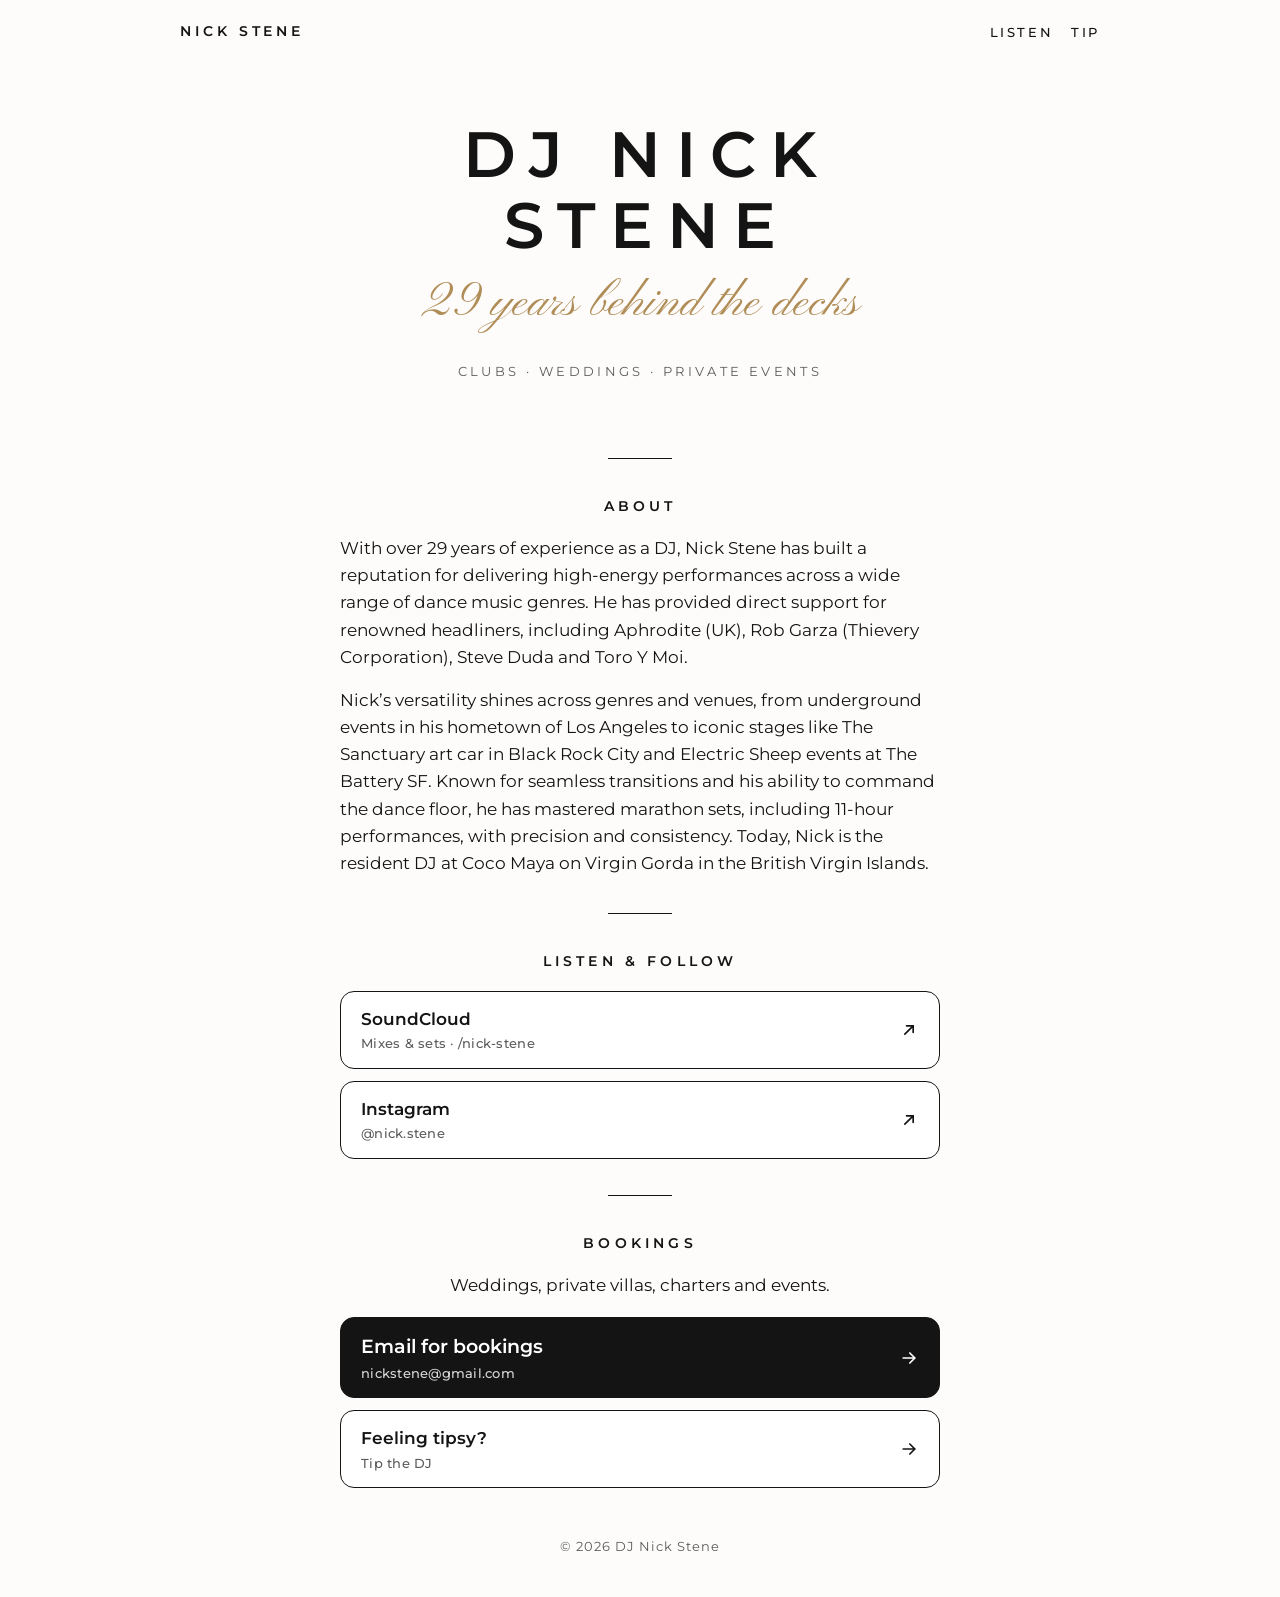
<file: index.html>
<!doctype html>
<html lang="en">
<head>
<meta charset="utf-8">
<meta name="viewport" content="width=device-width, initial-scale=1">
<title>DJ Nick Stene</title>
<meta name="description" content="DJ Nick Stene: 29 years of high-energy dance music for clubs, weddings and private events. Listen on SoundCloud and follow on Instagram.">
<meta property="og:title" content="DJ Nick Stene">
<meta property="og:description" content="29 years behind the decks. Clubs, weddings and private events.">
<meta property="og:url" content="https://djnickstene.com/">
<link rel="preconnect" href="https://fonts.googleapis.com">
<link rel="preconnect" href="https://fonts.gstatic.com" crossorigin>
<link rel="stylesheet" href="https://fonts.googleapis.com/css2?family=Montserrat:wght@400;500;600&family=Pinyon+Script&display=swap">
<link rel="stylesheet" href="/style.css">
</head>
<body>
<header class="top">
  <a class="brand" href="/">Nick Stene</a>
  <nav><a href="#listen">Listen</a><a href="/tip/">Tip</a></nav>
</header>

<main class="wrap">
  <section class="hero">
    <h1>DJ NICK STENE</h1>
    <span class="script"><span class="dj-years">29</span> years behind the decks</span>
    <p class="tag">Clubs · Weddings · Private events</p>
  </section>

  <hr class="rule">

  <section class="bio" aria-labelledby="about">
    <h2 id="about">About</h2>
    <p>With over <span class="dj-years">29</span> years of experience as a DJ, Nick Stene has built a reputation for delivering high-energy performances across a wide range of dance music genres. He has provided direct support for renowned headliners, including Aphrodite (UK), Rob Garza (Thievery Corporation), Steve Duda and Toro Y Moi.</p>
    <p>Nick’s versatility shines across genres and venues, from underground events in his hometown of Los Angeles to iconic stages like The Sanctuary art car in Black Rock City and Electric Sheep events at The Battery SF. Known for seamless transitions and his ability to command the dance floor, he has mastered marathon sets, including 11-hour performances, with precision and consistency. Today, Nick is the resident DJ at Coco Maya on Virgin Gorda in the British Virgin Islands.</p>
  </section>

  <hr class="rule">

  <section id="listen" aria-labelledby="listen-h">
    <h2 id="listen-h">Listen &amp; follow</h2>
    <div class="stack">
      <a class="btn" href="https://soundcloud.com/nick-stene">
        <span>SoundCloud<small>Mixes &amp; sets · /nick-stene</small></span>
        <svg class="arrow" viewBox="0 0 24 24" fill="none" stroke="currentColor" stroke-width="2" stroke-linecap="round" aria-hidden="true"><path d="M7 17 17 7M9 7h8v8"/></svg>
      </a>
      <a class="btn" href="https://www.instagram.com/nick.stene/">
        <span>Instagram<small>@nick.stene</small></span>
        <svg class="arrow" viewBox="0 0 24 24" fill="none" stroke="currentColor" stroke-width="2" stroke-linecap="round" aria-hidden="true"><path d="M7 17 17 7M9 7h8v8"/></svg>
      </a>
    </div>
  </section>

  <hr class="rule">

  <section aria-labelledby="book">
    <h2 id="book">Bookings</h2>
    <p style="text-align:center;margin:0 0 18px">Weddings, private villas, charters and events.</p>
    <div class="stack">
      <a class="btn primary" href="mailto:nickstene@gmail.com?subject=Booking%20inquiry">
        <span>Email for bookings<small>nickstene@gmail.com</small></span>
        <svg class="arrow" viewBox="0 0 24 24" fill="none" stroke="currentColor" stroke-width="2" stroke-linecap="round" aria-hidden="true"><path d="M5 12h14M13 6l6 6-6 6"/></svg>
      </a>
      <a class="btn" href="/tip/">
        <span>Feeling tipsy?<small>Tip the DJ</small></span>
        <svg class="arrow" viewBox="0 0 24 24" fill="none" stroke="currentColor" stroke-width="2" stroke-linecap="round" aria-hidden="true"><path d="M5 12h14M13 6l6 6-6 6"/></svg>
      </a>
    </div>
  </section>
</main>

<footer>© <span id="y"></span> DJ Nick Stene</footer>
<script>document.getElementById('y').textContent = new Date().getFullYear();</script>
<script>/* Nick started DJing in 1997; keeps the count current each year */
document.querySelectorAll(".dj-years").forEach(function(e){e.textContent=new Date().getFullYear()-1997;});
</script>
</body>
</html>
</file>
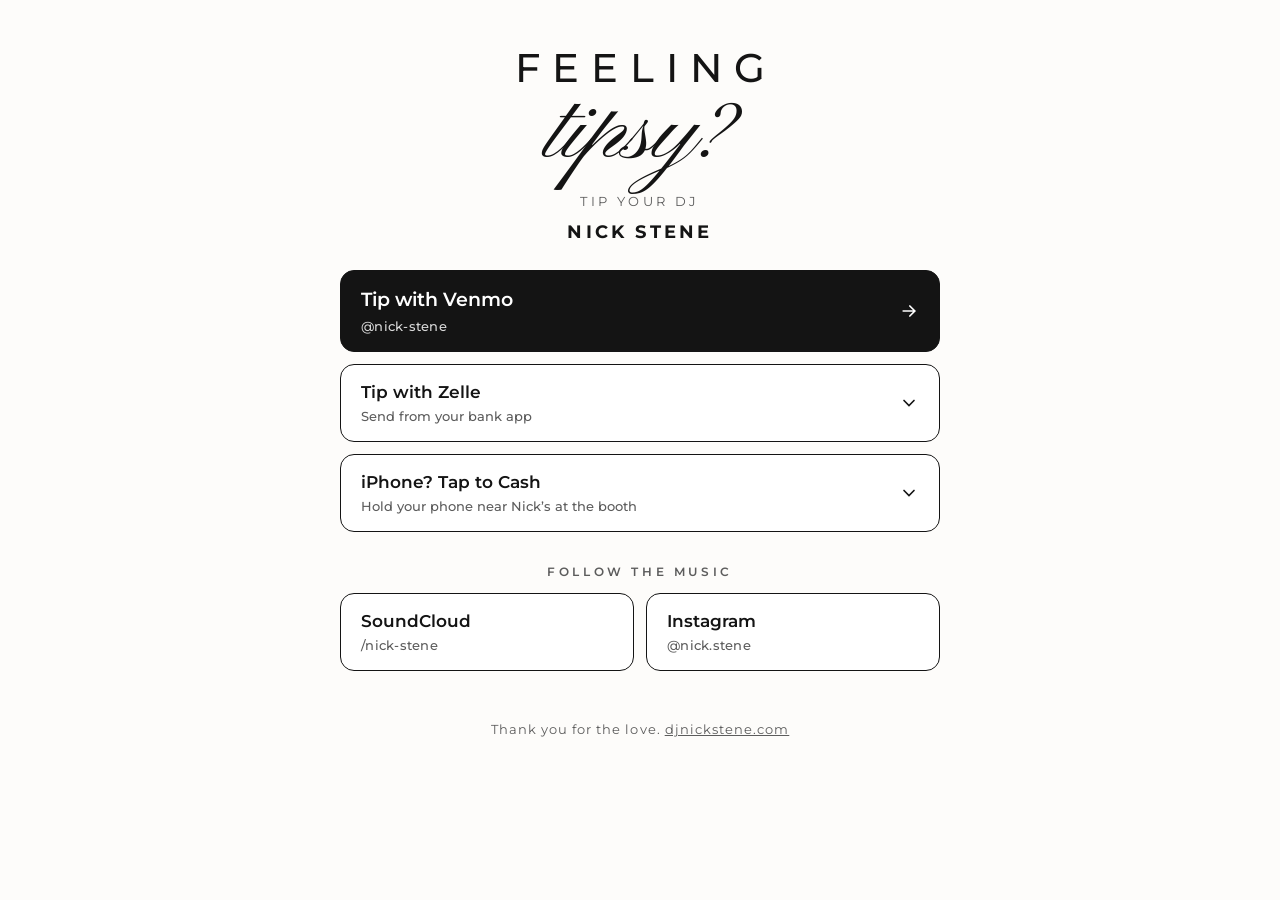
<file: tip/index.html>
<!doctype html>
<html lang="en">
<head>
<meta charset="utf-8">
<meta name="viewport" content="width=device-width, initial-scale=1">
<title>Tip DJ Nick Stene</title>
<meta name="description" content="Feeling tipsy? Tip DJ Nick Stene with Venmo, Zelle or Apple Tap to Cash, and follow on SoundCloud and Instagram.">
<meta property="og:title" content="Feeling tipsy? Tip DJ Nick Stene">
<meta property="og:url" content="https://djnickstene.com/tip/">
<link rel="preconnect" href="https://fonts.googleapis.com">
<link rel="preconnect" href="https://fonts.gstatic.com" crossorigin>
<link rel="stylesheet" href="https://fonts.googleapis.com/css2?family=Montserrat:wght@400;500;600&family=Pinyon+Script&display=swap">
<link rel="stylesheet" href="/style.css">
</head>
<body>
<main class="wrap">
  <header class="tiphead">
    <h1 style="margin:0;font-weight:inherit">
      <span class="feeling caps">Feeling</span>
      <span class="tipsy script">tipsy?</span>
    </h1>
    <p>Tip your DJ<strong>NICK STENE</strong></p>
  </header>

  <div class="stack">
    <a class="btn primary" href="https://venmo.com/u/nick-stene">
      <span>Tip with Venmo<small>@nick-stene</small></span>
      <svg class="arrow" viewBox="0 0 24 24" fill="none" stroke="currentColor" stroke-width="2" stroke-linecap="round" aria-hidden="true"><path d="M5 12h14M13 6l6 6-6 6"/></svg>
    </a>

    <details class="panel">
      <summary>
        <span>Tip with Zelle<small>Send from your bank app</small></span>
        <svg class="chev" viewBox="0 0 24 24" fill="none" stroke="currentColor" stroke-width="2" stroke-linecap="round" aria-hidden="true"><path d="m6 9 6 6 6-6"/></svg>
      </summary>
      <div class="body">
        <p style="margin:0 0 10px">In your bank’s app, open Zelle and send to:</p>
        <div class="copyline">
          <code id="zelle">nickstene@gmail.com</code>
          <button class="copy" type="button" data-copy="zelle">Copy</button>
        </div>
        <p class="note">It should show the name Nicholas Stene before you send.</p>
      </div>
    </details>

    <details class="panel">
      <summary>
        <span>iPhone? Tap to Cash<small>Hold your phone near Nick’s at the booth</small></span>
        <svg class="chev" viewBox="0 0 24 24" fill="none" stroke="currentColor" stroke-width="2" stroke-linecap="round" aria-hidden="true"><path d="m6 9 6 6 6-6"/></svg>
      </summary>
      <div class="body">
        <ol>
          <li>Open <strong>Wallet</strong> and tap your <strong>Apple Cash</strong> card.</li>
          <li>Tap <strong>Send or Request</strong>, then <strong>Tap to Cash</strong>.</li>
          <li>Enter an amount and tap <strong>Next</strong>.</li>
          <li>Double-click the side button to confirm.</li>
          <li>Hold the top of your iPhone near Nick’s phone.</li>
        </ol>
        <p class="note">Needs iOS 18 or later and Apple Cash (US only).</p>
      </div>
    </details>
  </div>

  <p class="label">Follow the music</p>
  <div class="row">
    <a class="btn" href="https://soundcloud.com/nick-stene">
      <span>SoundCloud<small>/nick-stene</small></span>
    </a>
    <a class="btn" href="https://www.instagram.com/nick.stene/">
      <span>Instagram<small>@nick.stene</small></span>
    </a>
  </div>
</main>

<footer>Thank you for the love. <a href="/">djnickstene.com</a></footer>

<script>
document.querySelectorAll('[data-copy]').forEach(function (b) {
  b.addEventListener('click', function () {
    var text = document.getElementById(b.dataset.copy).textContent.trim();
    var done = function () { b.textContent = 'Copied'; setTimeout(function () { b.textContent = 'Copy'; }, 1800); };
    if (navigator.clipboard && window.isSecureContext) {
      navigator.clipboard.writeText(text).then(done, function () { fallback(); });
    } else { fallback(); }
    function fallback() {
      var t = document.createElement('textarea'); t.value = text; t.setAttribute('readonly', '');
      t.style.position = 'absolute'; t.style.left = '-9999px'; document.body.appendChild(t);
      t.select(); try { document.execCommand('copy'); done(); } catch (e) {} document.body.removeChild(t);
    }
  });
});
</script>
</body>
</html>
</file>
<file: style.css>
:root {
  --ink: #141414;
  --muted: #5c5c5c;
  --paper: #fdfcfa;
  --line: #141414;
  --soft: #f1eee8;
  --accent: #b08d57;
  --radius: 14px;
}
* { box-sizing: border-box; }
html { -webkit-text-size-adjust: 100%; }
body {
  margin: 0;
  background: var(--paper);
  color: var(--ink);
  font-family: "Montserrat", system-ui, -apple-system, "Segoe UI", sans-serif;
  font-size: 17px;
  line-height: 1.6;
}
a { color: var(--ink); }
img { max-width: 100%; display: block; }

.wrap { max-width: 640px; margin: 0 auto; padding: 0 20px; }

.top {
  display: flex; justify-content: space-between; align-items: center;
  padding: 18px 20px; max-width: 960px; margin: 0 auto;
}
.brand {
  font-weight: 600; letter-spacing: 0.28em; text-transform: uppercase;
  font-size: 14px; text-decoration: none;
}
.top nav a {
  font-size: 13px; letter-spacing: 0.2em; text-transform: uppercase;
  text-decoration: none; margin-left: 18px; font-weight: 500;
}
.top nav a:hover, .brand:hover { color: var(--accent); }

.caps {
  font-weight: 500; letter-spacing: 0.32em; text-transform: uppercase;
}
.script {
  font-family: "Pinyon Script", "Snell Roundhand", cursive;
  font-weight: 400; letter-spacing: 0; text-transform: none;
}

/* Home hero */
.hero { text-align: center; padding: 56px 0 40px; }
.hero h1 {
  margin: 0; font-size: clamp(34px, 9vw, 64px); font-weight: 600;
  letter-spacing: 0.22em; padding-left: 0.22em; line-height: 1.1;
}
.hero .script { display: block; font-size: clamp(30px, 8vw, 48px); margin-top: 6px; color: var(--accent); }
.hero p.tag {
  margin: 18px 0 0; font-size: 13px; letter-spacing: 0.26em;
  text-transform: uppercase; color: var(--muted);
}

.rule { width: 64px; height: 1px; background: var(--line); margin: 36px auto; border: 0; }

section h2 {
  text-align: center; font-size: 14px; font-weight: 600;
  letter-spacing: 0.3em; text-transform: uppercase; margin: 0 0 18px;
}
.bio p { margin: 0 0 16px; text-wrap: pretty; }

/* Buttons */
.stack { display: flex; flex-direction: column; gap: 12px; }
.btn {
  display: flex; align-items: center; justify-content: space-between; gap: 12px;
  min-height: 60px; padding: 14px 20px;
  border: 1.5px solid var(--line); border-radius: var(--radius);
  background: #fff; color: var(--ink); text-decoration: none;
  font: inherit; font-weight: 600; font-size: 17px; cursor: pointer; width: 100%; text-align: left;
}
.btn small { display: block; font-weight: 500; font-size: 13px; color: var(--muted); letter-spacing: 0.02em; }
.btn .arrow { flex: none; width: 20px; height: 20px; }
.btn:hover { background: var(--soft); }
.btn:focus-visible, summary:focus-visible { outline: 3px solid var(--accent); outline-offset: 2px; }
.btn.primary { background: var(--ink); color: #fff; min-height: 72px; font-size: 19px; }
.btn.primary small { color: #d9d9d9; }
.btn.primary:hover { background: #2b2b2b; }
.btn.pending { opacity: 0.55; pointer-events: none; }

.row { display: grid; grid-template-columns: 1fr 1fr; gap: 12px; }

/* Zelle + Tap to Cash panels */
details.panel {
  border: 1.5px solid var(--line); border-radius: var(--radius); background: #fff;
}
details.panel summary {
  list-style: none; cursor: pointer; min-height: 60px; padding: 14px 20px;
  display: flex; align-items: center; justify-content: space-between; gap: 12px;
  font-weight: 600;
}
details.panel summary::-webkit-details-marker { display: none; }
details.panel summary small { display: block; font-weight: 500; font-size: 13px; color: var(--muted); }
details.panel .chev { transition: transform .2s; width: 20px; height: 20px; flex: none; }
details.panel[open] .chev { transform: rotate(180deg); }
details.panel .body { padding: 0 20px 18px; }
details.panel ol { margin: 0; padding-left: 22px; }
details.panel li { margin-bottom: 6px; }
.note { font-size: 14px; color: var(--muted); margin: 12px 0 0; }

.copyline {
  display: flex; gap: 10px; align-items: center; flex-wrap: wrap;
  background: var(--soft); border-radius: 10px; padding: 12px 14px;
}
.copyline code { font-family: inherit; font-weight: 600; font-size: 16px; word-break: break-all; flex: 1 1 200px; }
.copy {
  min-height: 44px; padding: 8px 16px; border-radius: 10px; border: 1.5px solid var(--line);
  background: #fff; font: inherit; font-weight: 600; font-size: 15px; cursor: pointer;
}
.copy:hover { background: var(--ink); color: #fff; }

/* Tip page header */
.tiphead { text-align: center; padding: 36px 0 24px; }
.tiphead .feeling { font-size: clamp(28px, 9vw, 40px); font-weight: 500; letter-spacing: 0.3em; padding-left: 0.3em; }
.tiphead .tipsy { font-size: clamp(64px, 20vw, 96px); line-height: 0.8; display: block; margin-top: -4px; }
.tiphead p { margin: 18px 0 0; font-size: 13px; letter-spacing: 0.26em; text-transform: uppercase; color: var(--muted); }
.tiphead p strong { display: block; color: var(--ink); font-size: 18px; letter-spacing: 0.18em; margin-top: 6px; }

.label { font-size: 12px; font-weight: 600; letter-spacing: 0.3em; text-transform: uppercase; color: var(--muted); margin: 30px 0 12px; text-align: center; }

footer { text-align: center; padding: 48px 20px 40px; font-size: 13px; color: var(--muted); letter-spacing: 0.08em; }
footer a { color: var(--muted); }

@media (max-width: 380px) { .row { grid-template-columns: 1fr; } }
</file>
